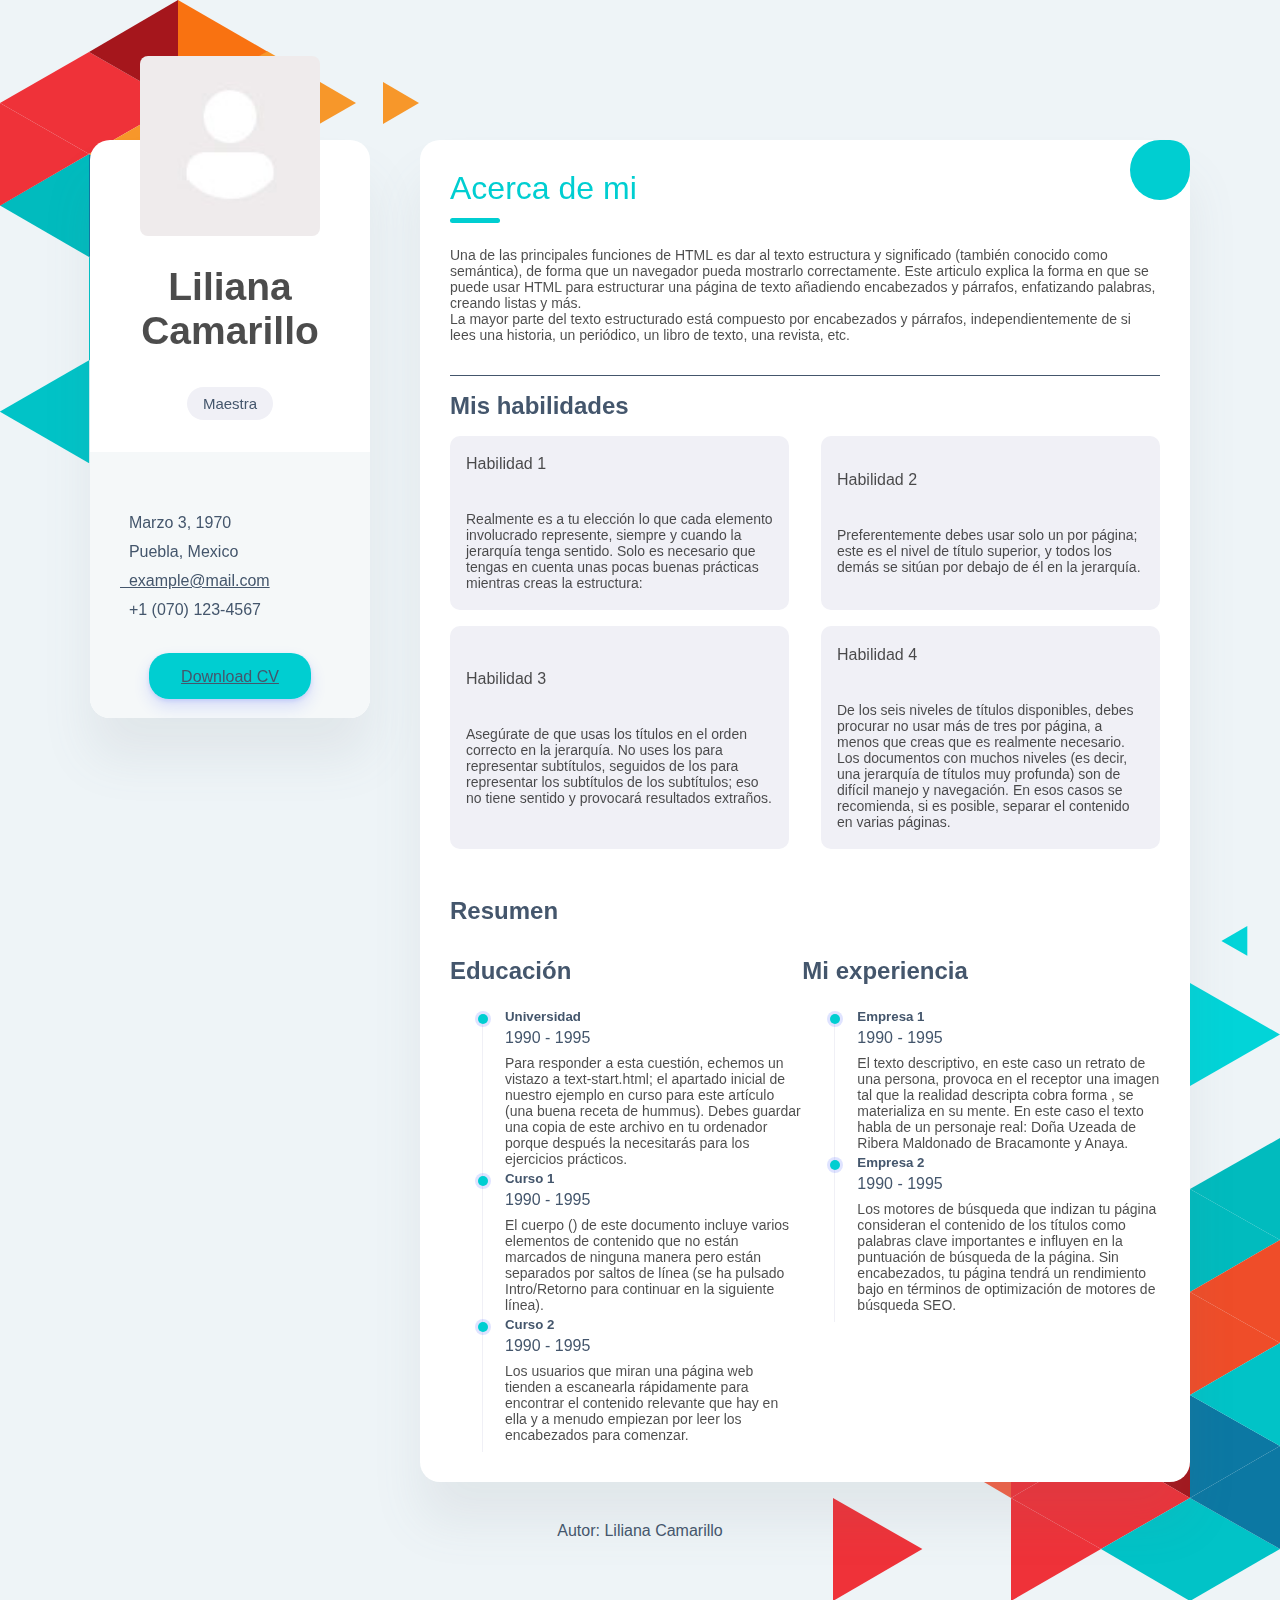
<file: index.html>
<!DOCTYPE html>
<html>
    <head>
        <title>Mi sitio CV</title>
        <meta name="viewport" contente="width=device-width,initial-scale=1.0">
        <link rel="shortcut icon" href="Resources/logo.jpg" type="image/jpg">
        <link rel="stylesheet" href="CSS/Site.css">
        <link href="https://css.gg/css" rel="stylesheet"/>
        <script src="Js/site.js"></script>
    </head>
    <body>
        <div class="main-content">
            <aside>
                <div class="profile">
                    <img src="Resources/avatar-116x116-default-2x.jpg" id="photo-profile" class="my-photo" />
                    <div>
                        <h1 class="title" >Liliana Camarillo</h1>
                        <div class="badge-profile">Maestra</div>
                        <div class="social">
                            <a href="https://www.facebook.com/CompuSystemTecnologia/" target="_blank"><i class="gg-facebook"></i></a>
                            <a href="https://www.instagram.com/" target="_blank"><i class="gg-instagram"></i></a>
                            <a href="https://x.com/" target="_blank"><i class="gg-twitter"></i></a>
                            <a href="https://www.youtube.com/watch?v=l482T0yNkeo&ab_channel=acdcVEVO" target="_blank"><i class="gg-youtube"></i></a>
                        </div>
                    </div>
                    <div  class="info">
                        <ul class="contacts-block">
                            <li class="contacts-block-item"><i class="gg-calendar"></i>&nbsp;&nbsp;Marzo 3, 1970</li>
                            <li class="contacts-block-item"><i class="gg-pin"></i>&nbsp;&nbsp;Puebla, Mexico</li>
                            <li class="contacts-block-item"><i class="gg-mail"></i><a href="mailto:example@mail.com">&nbsp;&nbsp;example@mail.com</a></li>
                            <li class="contacts-block-item"><i class="gg-phone"></i> &nbsp;&nbsp;+1 (070) 123-4567</li>
                        </ul>
     
                        <a class="btn" href="Resources/Examen_Robótica.pdf">Download CV</a>
                    </div>
                </div>
            </aside>
            <section class="resume">
                <header>
                    <div class="menu-circle">
                        <i class="gg-menu-oreos" onclick="toggleMenu()"></i>
                    </div>
                    <div class="inner-menu js-menu">
                        <ul class="nav">
                            <li class="nav-item">
                                <a class= "active" href="index.html">Acerca de</a>
                            </li>
                            <li class="nav-item">
                                <a href="Portafolio.html">Portafolio</a>
                            </li>
                            <li class="nav-item">
                                <a class= "active" href="Plantilla.html">Buscador</a>
                            </li>
                        </ul>
                    </div>
                </header>
                <div>
                    <h2 class="title bordered">Acerca de mi</h2>
                    <p>Una de las principales funciones de HTML es dar al texto estructura y significado (también conocido como semántica), 
                        de forma que un navegador pueda mostrarlo correctamente. 
                        Este articulo explica la forma en que se puede usar HTML para estructurar una página de texto añadiendo encabezados y párrafos, 
                        enfatizando palabras, creando listas y más.</p>
                    <p>La mayor parte del texto estructurado está compuesto por encabezados y párrafos, 
                        independientemente de si lees una historia, un periódico, un libro de texto, una revista, etc.
                    </p>
                </div>
                <div class="services-content">
                    <h2> Mis habilidades</h2>
                    <div class="my-services"> 
                        <div>
                            <span class="gg-pencil"></span>
                            <div>
                                <h3>Habilidad 1</h3>
                                <p>Realmente es a tu elección lo que cada elemento involucrado represente, 
                                    siempre y cuando la jerarquía tenga sentido. Solo es necesario que tengas en cuenta unas pocas 
                                    buenas prácticas mientras creas la estructura:</p>
                            </div>
                        </div>
                        <div>
                            <span class="gg-pencil"></span>
                            <div>
                                <h3>Habilidad 2</h3>
                                <p>Preferentemente debes usar solo un por página; 
                                    este es el nivel de título superior, y 
                                    todos los demás se sitúan por debajo de él en la jerarquía.</p>
                            </div>
                        </div>
                        <div>
                            <span class="gg-pencil"></span>
                            <div>
                                <h3>Habilidad 3</h3>
                                <p>Asegúrate de que usas los títulos en el orden correcto en la jerarquía. No uses los para representar subtítulos, 
                                    seguidos de los  para representar los subtítulos de los subtítulos;
                                         eso no tiene sentido y provocará resultados extraños.</p>
                            </div>
                        </div>
                        <div>
                            <span class="gg-pencil"></span>
                            <div>
                                <h3>Habilidad 4</h3>
                                <p> 
                                    De los seis niveles de títulos disponibles, debes procurar no usar más de tres por página, 
                                    a menos que creas que es realmente necesario. Los documentos con muchos niveles 
                                    (es decir, una jerarquía de títulos muy profunda) son de difícil manejo y navegación. En esos casos se recomienda, 
                                    si es posible, separar el contenido en varias páginas.
                                </p>
                            </div>
                        </div>
                    </div>
                </div>
                <div class="timeline-content">
                    <h2>Resumen</h2>
                    <div>
                        <div>
                            <h2><i></i>Educación</h2>
                            <div class="timeline">
                                <article class="timeline_item">
                                    <h5 class="title title--h5 timeline_title ">Universidad</h5>
                                    <span class="timeline_period">1990 - 1995</span>
                                    <p class="timeline_description">
                                        Para responder a esta cuestión, echemos un vistazo a text-start.html; 
                                        el apartado inicial de nuestro ejemplo en curso para este artículo (una buena receta de hummus). 
                                        Debes guardar una copia de este archivo en tu ordenador porque después la necesitarás para los ejercicios prácticos.
                                    </p>
                                </article>
                                <article class="timeline_item">
                                    <h5 class="title title--h5 timeline_title ">Curso 1</h5>
                                    <span class="timeline_period">1990 - 1995</span>
                                    <p class="timeline_description">
                                        El cuerpo (<body>) de este documento incluye varios elementos de contenido que no están marcados de ninguna 
                                        manera pero están separados por saltos de línea (se ha pulsado Intro/Retorno para continuar en la siguiente línea).
                                    </p>
                                </article>
                                <article class="timeline_item">
                                    <h5 class="title title--h5 timeline_title ">Curso 2</h5>
                                    <span class="timeline_period">1990 - 1995</span>
                                    <p class="timeline_description">
                                        Los usuarios que miran una página web tienden a escanearla rápidamente para encontrar 
                                        el contenido relevante que hay en ella y a menudo empiezan por leer los encabezados para comenzar. 
                                    </p>
                                </article>
                            </div>
                        </div>
                        <div>
                            <h2><i></i>Mi experiencia</h2>
                            <div class="timeline">
                                <article class="timeline_item">
                                    <h5 class="title title--h5 timeline_title ">Empresa 1</h5>
                                    <span class="timeline_period">1990 - 1995</span>
                                    <p class="timeline_description">
                                        El texto descriptivo, en este caso un retrato de una persona, 
                                        provoca en el receptor una imagen tal que la realidad descripta cobra forma
                                    , se materializa en su mente. En este caso el texto habla de un personaje real: 
                                    Doña Uzeada de Ribera Maldonado de Bracamonte y Anaya. 
                                    </p>
                                </article>
                                <article class="timeline_item">
                                    <h5 class="title title--h5 timeline_title ">Empresa 2</h5>
                                    <span class="timeline_period">1990 - 1995</span>
                                    <p class="timeline_description">
                                        Los motores de búsqueda que indizan tu página consideran el contenido de los títulos 
                                        como palabras clave importantes e influyen en la puntuación de búsqueda de la página. 
                                        Sin encabezados, tu página tendrá un rendimiento bajo en términos de optimización de motores de búsqueda SEO.
                                    </p>
                                </article>
                            </div>
                        </div>
                    </div>
                </div>
            </section>
        </div>
        <footer>Autor: Liliana Camarillo</footer>
        <div class="imprimir">Copyright: Liliana Camarillo</div>
    </body>
</html>
</file>
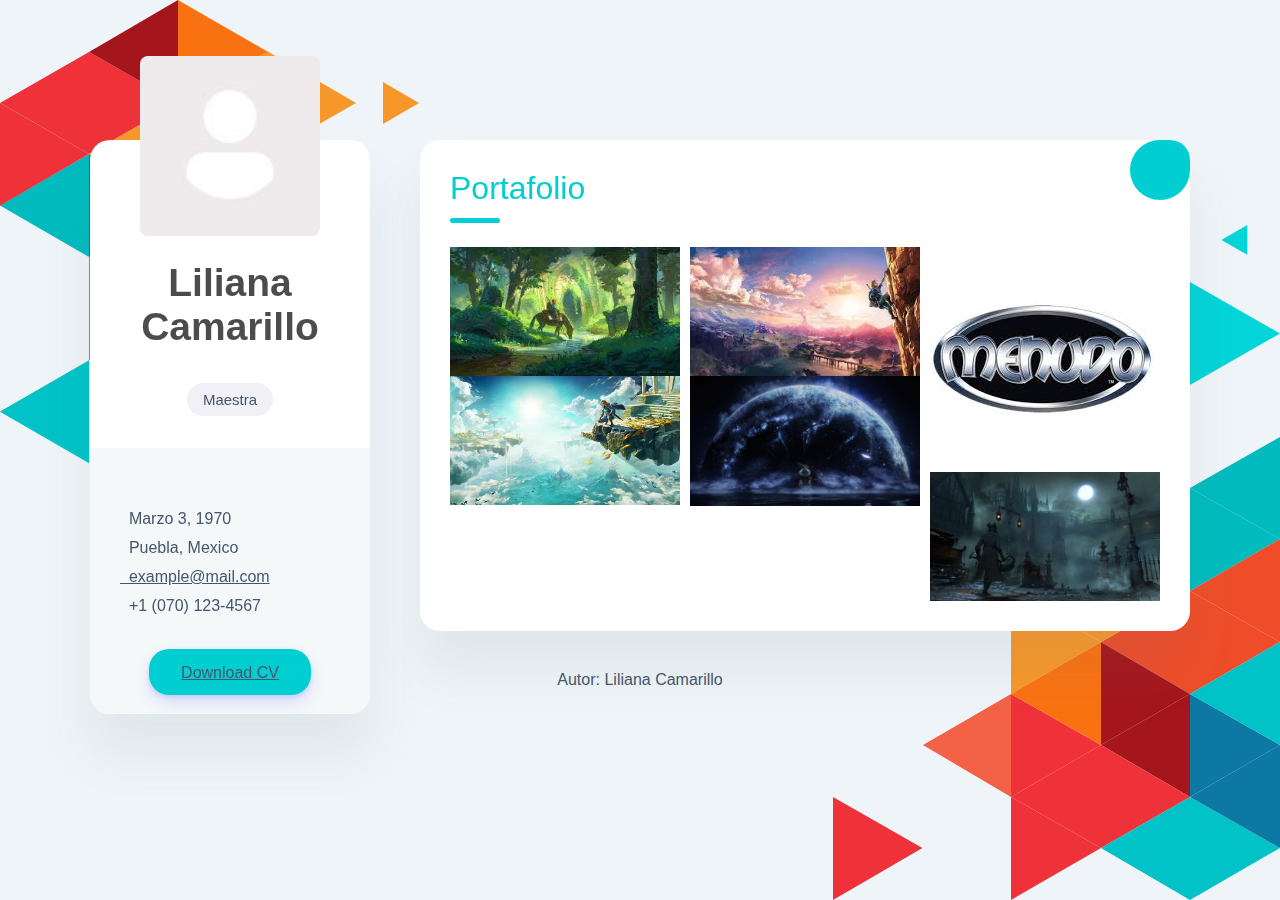
<file: Portafolio.html>
<html lang="en">
    <head>
        <meta charset="UTF-8">
        <meta name="viewport" content="width=device-width, initial-scale=1.0">
        <title>Liliana Camarillo</title>
        <meta name="viewport" contente="width=device-width,initial-scale=1.0">
        <link rel="shortcut icon" href="Resources/logo.jpg" type="image/jpg">
        <link rel="stylesheet" href="CSS/Site.css">
        <link href="https://css.gg/css" rel="stylesheet"/>
        
    </head>
    <body>
        <div class="main-content">
            <aside>
                <div class="profile">
                    <img src="Resources/avatar-116x116-default-2x.jpg" id="photo-profile" class="my-photo" />
                    <div>
                        <h1 class="title" >Liliana Camarillo</h1>
                        <div class="badge-profile">Maestra</div>
                        <div class="social">
                            <a href="https://www.facebook.com/CompuSystemTecnologia/" target="_blank"><i class="gg-facebook"></i></a>
                            <a href="https://www.instagram.com/" target="_blank"><i class="gg-instagram"></i></a>
                            <a href="https://x.com/" target="_blank"><i class="gg-twitter"></i></a>
                            <a href="https://www.youtube.com/watch?v=l482T0yNkeo&ab_channel=acdcVEVO" target="_blank"><i class="gg-youtube"></i></a>
                        </div>
                    </div>
                    <div  class="info">
                        <ul class="contacts-block">
                            <li class="contacts-block-item"><i class="gg-calendar"></i>&nbsp;&nbsp;Marzo 3, 1970</li>
                            <li class="contacts-block-item"><i class="gg-pin"></i>&nbsp;&nbsp;Puebla, Mexico</li>
                            <li class="contacts-block-item"><i class="gg-mail"></i><a href="mailto:example@mail.com">&nbsp;&nbsp;example@mail.com</a></li>
                            <li class="contacts-block-item"><i class="gg-phone"></i> &nbsp;&nbsp;+1 (070) 123-4567</li>
                        </ul>
     
                        <a class="btn" href="Resources/Examen_Robótica.pdf">Download CV</a>
                    </div>
                </div>
            </aside>
            <section class="resume">
                <header>
                    <div class="menu-circle">
                        <i class="gg-menu-oreos" onclick="toggleMenu()"></i>
                    </div>
                    <div class="inner-menu js-menu">
                        <ul class="nav">
                            <li class="nav-item">
                                <a class= "active" href="index.html">Acerca de</a>
                            </li>
                            <li class="nav-item">
                                <a href="Portafolio.html">Portafolio</a>
                            </li>
                            <li class="nav-item">
                                <a class= "active" href="Plantilla.html">Buscador</a>
                            </li>
                        </ul>
                    </div>
                </header>
                <div>
                    <h2 class="title bordered">Portafolio</h2>
                    <div class="portafolio">
                        <img src="Resources/1.jpg"  onclick="showImage(this)"/>
                        <img src="Resources/2.jpg"  onclick="showImage(this)"/>
                        <img src="Resources/3.jpg" onclick="showImage(this)">
                        <img src="Resources/4.jpeg"  onclick="showImage(this)"/>
                        <img src="Resources/logo.jpg"  onclick="showImage(this)"/>
                        <img src="Resources/5.jpg"  onclick="showImage(this)"/>
                    </div>
                    <div class="modal" id="preview">
                        <div><a class="close" onclick="closeModal()"><i class="gg-close-o"></i>&nbsp;Cerrar&nbsp;</a> 
                        </div>
                    </div>
                </div>
            </section>
        </div>
        <footer>Autor: Liliana Camarillo</footer>
        <div class="imprimir">Copyright: Liliana Camarillo</div>
        <script src="Js/site.js"></script>
    </body>
</html>
</file>
<file: CSS/Site.css>
*{
    margin: 0;
    padding: 0;
    border: 0;
    box-sizing: border-box;
}
:root{
--colortexto: #44566c;
--backgroundcolor: rgb(238, 244, 247);
--backgroundwhite: rgb(255, 255, 255);
--background2:  #F0F0F6;
--background3: #F5F8F9;
--background4: darkturquoise;
--background5: aquamarine;
--background6: turquoise;
--backgroundtime:#9ca6af;
--backgrouundblack: rgba(0, 0, 0, 0.7);
--textogray: lightgray;
--color1: rgba(103,118,128,0.1);
--color2: rgba(48, 76, 253, 0.15);
--color3: rgba(103, 118, 128, 0.1);
--color4: rgba(48, 75, 253, 0.158);
--color5: #ccc;
--color6: #0f4571;
}

html, body{
    min-height: 100vh;
    font-family: 'Segoe UI', Tahoma, Geneva, Verdana, sans-serif;
}
body{
    background: var(--backgroundcolor);
    background-image: url(../Resources/triangles-top.svg), url(../Resources/triangles-bottom.svg);
    background-position: left top, right bottom;
    background-repeat: no-repeat;
    background-size: inherit;
    padding-top: 140px;
    color: var(--colortexto);
}
.main-content{
    display: flex;
    max-width: 1400px;
    margin: auto;
}
.profile{
    width: 280px;
    background-color: var(--backgroundwhite);
    border-radius: 20px;
    box-shadow: 0 2.5rem 3.125rem var(--color1) !important;
    text-align: center;
    padding-top: 1.75rem;
    position: fixed;
}
.my-photo{
    border-radius: 8px;
    max-height: 11.25rem;
    max-width: 11.25rem;
    height: 11.25rem;
    width: 11.25rem;
    margin-top: -7rem;
    margin-bottom: 1.5625rem;
    margin-left: auto;
    margin-right: auto;
    transition: all .3s ease-in-out;
}
.title{
    margin-bottom: 0.875rem;
}
.badge-profile{
    background-color:var(--background2);
    color:var(--colortexto);
    font-size: 0.9375rem;
    font-weight: 400;
    border-radius: 10rem;
    padding: 0.5rem 1rem;
    display: inline-block;
    text-align: center;
    white-space: nowrap;
    vertical-align: baseline;
}
.social{
    display: flex;
    margin: 1rem auto 1rem auto;
    justify-content: space-evenly;
    max-width: 200px;
}
.info{
    background-color: var(--background3);
    padding-top: 2rem;
    padding-bottom: 2rem;
    position: relative;
    z-index: 0;
    border-radius: 0 0 20px 20px;
}
.contacts-block{
    list-style: none;
    padding: 1.875rem;
    margin-bottom: 0.5rem;
    overflow: hidden;
}
.phone::before{
    content: '\260E';
}
.btn{
    background-color: var(--background4);
    border-radius: 20px;
    border: 0;
    box-shadow: 0 0.5rem 1rem var(--color2), 0 0.125rem 0.25rem var(--color2);
    color: var(--backgroundwhite);
    cursor: pointer;
    font-size: 1rem;
    font-weight: 400;
    line-height: inherit;
    padding: 0.9375rem 2rem 0.875rem;
    position: relative;
    transition: .4s ease-in-out;
    white-space: nowrap;
}
.btn:hover{
    background-color: var(--background5);

}
.profile a{
    color: var(--colortexto);
}
.profile a:hover{
    color: var(--background6);
}
.contacts-block-item{
    display: flex;
    align-items: center;
    margin-bottom: 0.6875rem;
    overflow: hidden;
    text-overflow: ellipsis;
    white-space: nowrap;
}
.resume{
    background-color: var(--backgroundwhite);
    border-radius: 20px;
    padding: 1.875rem;
    position: relative;
    transition: box-shadow .3s ease-in-out;
    box-shadow: 0 2.5rem 3.125rem var(--color3) !important;
    width: 77%;
    margin-left: auto;
}
.menu-circle{
    background-color: var(--background4);
    border-radius: 50% 1.25rem 50% 50%;
    color: var(--backgroundwhite);
    display: flex;
    align-items: center;
    justify-content: center;
    height: 3.75rem;
    position: absolute;
    top: 0;
    right: 0;
    width: 3.75rem;
    z-index: 2;
}
.inner-menu{
    display: flex;
    align-items: center;
    justify-content: flex-end;
    height: 3.75rem;
    padding-right: 2rem;
    position: absolute;
    top: 0;
    right: 0;
    z-index: 1;
}
.js-menu{
    width: 80%;
}
.js-menu > .nav{
    list-style: none;
    display: flex;
    width: 0%;
    justify-content: space-evenly;
    background-color: var(--background4);
    height: 100%;
    align-items: center;
    border-radius: 1.5rem 0 0 1.5rem;
    transition: 0.5s ease-in-out;
    position: absolute;
    right: 32px;
}
.nav a{
    color: var(--backgroundwhite);
    font-weight: 500;
    text-decoration: none;
    opacity: 0;
}
.js-menu.active > .nav{
    width: 70%;
}
.js-menu.active > .nav a{
    opacity: 1;
    transition: 0.7s ease-in-out;
}
.nav a:hover{
    text-decoration: underline;
}
h2.title{
    color: var(--background4);
    font-size: 2rem;
    font-weight: 500;
    position: relative;
    margin-bottom: 2.5rem;
}
.bordered::before{
    content: '';
    background-color: var(--background4);
    border-radius: 0.5rem;
    height: 0.3125rem;
    position: absolute;
    bottom: -1rem;
    left: 0;
    width: 3.125rem;
    z-index: 1;
}
.services-content{
    border-top: 1px solid var(--colortexto);
    margin-top: 2rem;
    padding-top: 1rem;
}
.my-services{
    display: grid;
    grid-template-columns: 1fr 1fr;
    column-gap: 2rem;
    row-gap: 1rem;
    margin-top: 1rem;
}
.my-services > div{
    align-items: center;
    background-color: var(--background2);
    border-radius: 10px;
    display: flex;
    padding: 1.2rem 1rem;
}
.my-services > div span{
    color: var(--background4);
    font-size: 40px !important;
    right: 1.3rem;
}
.my-services h3{
    font-weight: 500;
    margin-bottom: 0.5rem;
}
.my-services p{
    margin-bottom: 0;
}
.timeline-content{
    margin-top: 3rem;
}
.timeline-content > div{
    margin-top: 2rem;
    display: flex;
}
.timeline{
    margin-top: 1.8125rem;
    padding-left: 2rem;
}
.timeline_item{
    border-left-color: var(--background2);
    border-left-width: 1px;
    border-left-style: solid;
    padding-bottom: 0.5625rem;
    position: relative;
    padding-left: 1.375rem;
}
.timeline_item::before{
    content: '';
    background-color: var(--background4);
    box-shadow: 0 0 0 0.1875rem var(--color4);
    border-radius: 50%;
    position: absolute;
    top: 0;
    left: -0.3125rem;
    height: 0.625rem;
    width: 0.625rem;
}
.timeline_title{
    margin-bottom: 0;
    position: relative;
    top: -0.3125rem;

}
.title--5{
    font-size: 1rem;
}
.time_period{
    color: var(--backgroundtime);
    font-size: 0.875rem;
}
.timeline_description{
    margin-top: 0.5rem;
}
footer{
    padding: 2.5rem;
    text-align: center;
}
.portafolio{
    column-count: 3;
    column-gap: 10px;
    row-gap: 12px;
}
.portafolio img{
    max-width: 100%;
}
.modal{
    position: fixed;
    top: 0;
    left: 0;
    width: 100%;
    height: 100%;
    padding: 40px 20px;
    background-color: var(--backgrouundblack);
    z-index: 999;
    display: none;
    text-align: center;
}
.modal img{
    max-height: 100%;
    margin: auto;
}
.showModal{
    display: block;
    transition: 0.5s ease-in;
}
.close {
    display: flex;
    position: absolute;
    top: 30px;
    right: 60px;
    color: var(--backgroundwhite);
    font-size: 24px;
    cursor: pointer;
    color: var(--backgroundwhite);
}
.imprimir{
    visibility: hidden;
    color: var(--textogray);
    font-size: large;
    padding-left: 5rem;
    margin-top: 0;
    margin-bottom: auto;
}
input {
    background-color: var(--backgroundwhite);
    width: 100%;
    height: 40px;
    border-radius: 10px;
    border-style: solid;
    border-width: 1px;
    border-color: var(--color6);
    margin-top: 10px;
    padding-left: 10px;
    margin-bottom: 20px;
}


textarea {
    background-color: var(--backgroundwhite);
    width: 100%;
    height: 150px;
    border-radius: 5px;
    border-style: solid;
    border-width: 1px;
    border-color: var(--color6);
    margin-top: 10px;
    padding-left: 10px;
    margin-bottom: 20px;
    padding-top: 15px;
}


label {
    font-weight: 500;
    margin-bottom: 0.5rem;
}


button {
    text-decoration: none;
    background-color: var(--color6);
    border-radius: 20px;
    border: 0;
    box-shadow: 0 0.5rem 1rem var(--color2), 0 0.125rem 0.25rem var(--color2);
    color: var(--backgroundwhite);
    cursor: pointer;
    font-size: 1rem;
    font-weight: 400;
    line-height: inherit;
    padding: 0.9375rem 2rem 0.875rem;
    position: relative;
    transition: .4s ease-in-out;
    white-space: nowrap;
}

button:hover {
    background-color: var(--background4);
}

button p {
    font-weight: 500;
    margin-bottom: 0.5rem;
}


span {
    font-weight: 500;
    margin-bottom: 0.5rem;
}


.aviso {
    font-size: 13px;
    color: var(--backgrouundblack);
}


h1 {
    font-size: 39px;
    text-align: letf;
    padding-bottom: 20px;
    color: var(--backgrouundblack);
}


h3 {
    font-size: 16px;
    padding-bottom: 30px;
    color: var(--backgrouundblack);
}


p {
    font-size: 14px;
    color: var(--backgrouundblack);
}


form {
    display: flex;
  }
  
label {
    margin-right: 10px;
  }
  
input[type="text"] {
    flex-grow: 1;
    padding: 5px;
    border: 1px solid var(--color5);
  }
  
input[type="submit"] {
    padding: 5px 10px;
    border: 1px solid var(--color5);
    cursor: pointer;
  }

@media(max-width:1400px){
    .main-content{
        max-width: 1100px;
    }
    .resume{
        width: 70%;
    }
}
@media(max-width:940px){
    .main-content{
        max-width: 700px;
    }
    .resume{
        width: 55%;
    }
    .my-services{
        grid-template-columns: auto;
    }
    .timeline-content > div{
        flex-direction: column;
    }
}
@media(max-width:768px){
    body{
        padding-left: 1rem;
        padding-right: 1rem;
    }
    .main-content{
        max-width: 100%;
        flex-direction: column;
    }
    .profile{
        position: initial;
        width: 100%;
    }
    .resume{
        margin: unset;
        width: 100%;
    }
}
@media print{
    .imprimir{
        color: var(--textogray);
        font-size: large;
        visibility: visible;
        text-align: center;
        margin-top: 0;
        margin-bottom: auto;
    }
}
</file>
